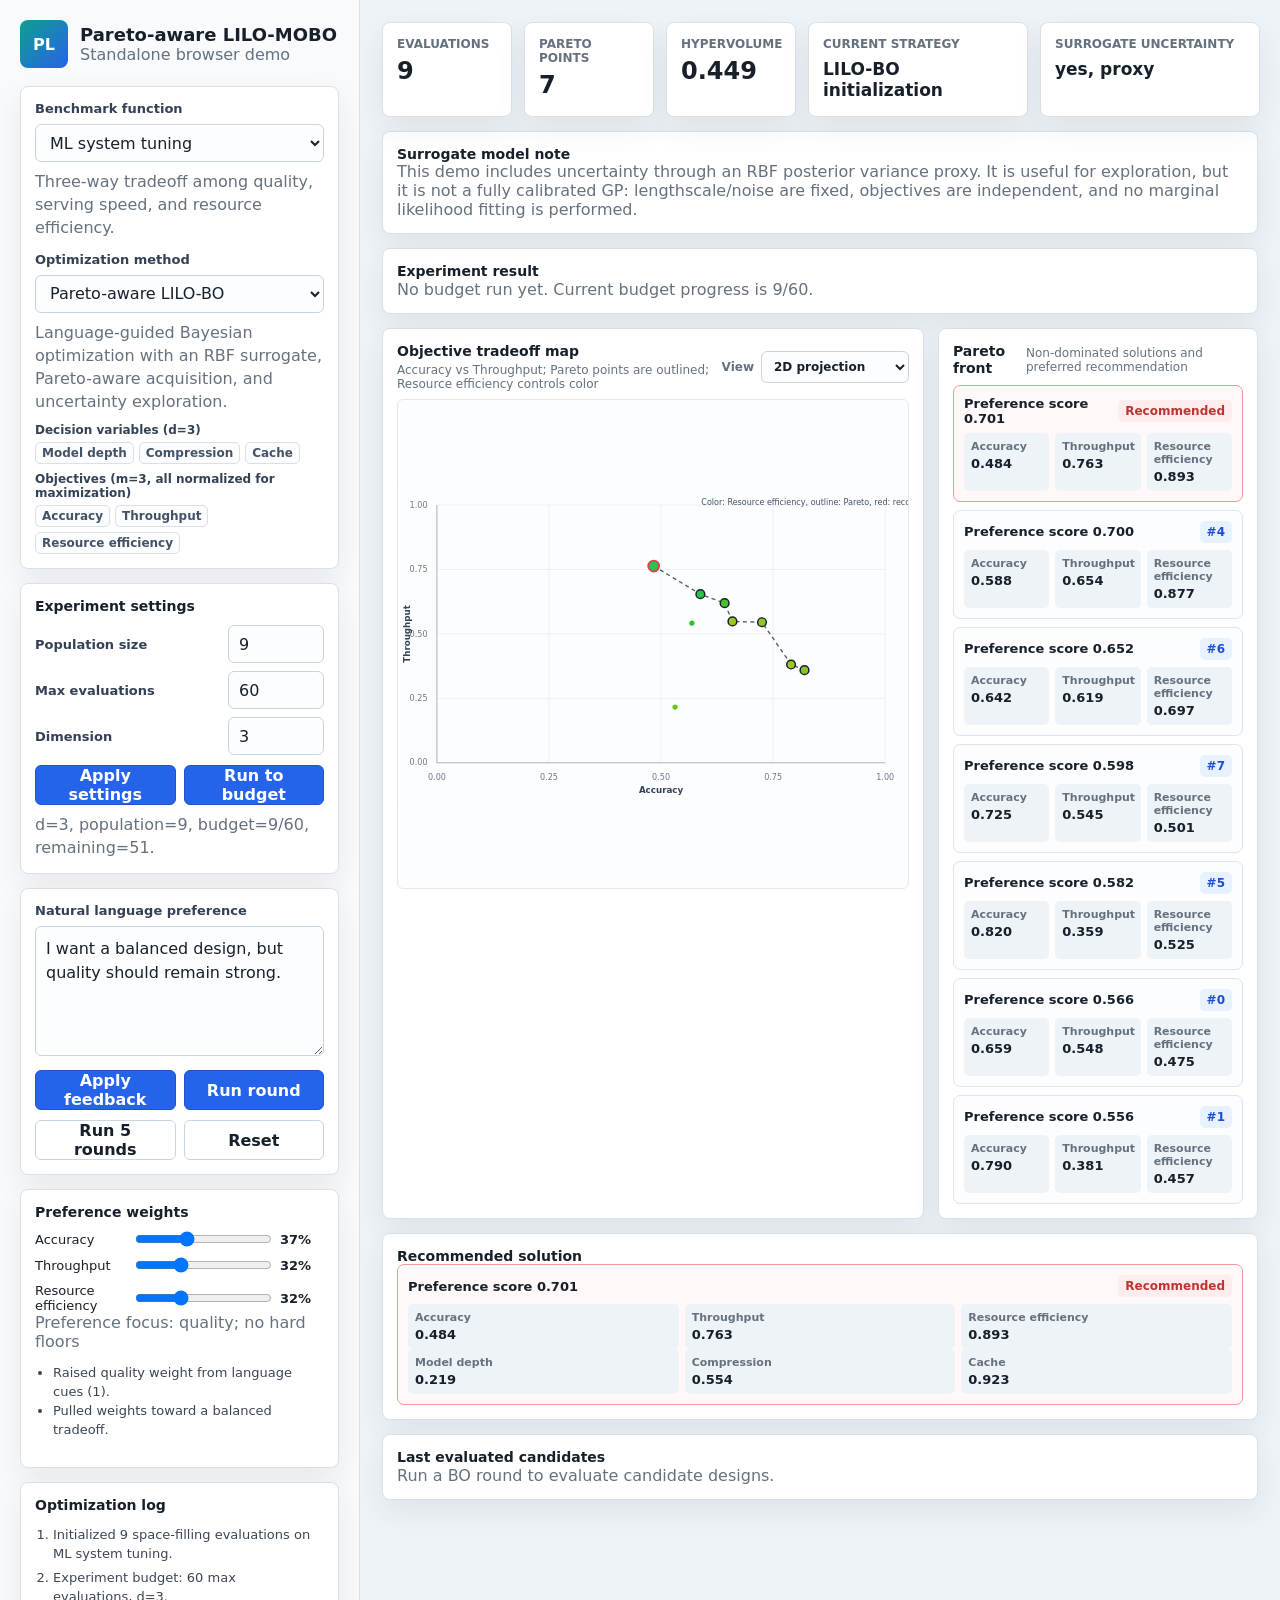
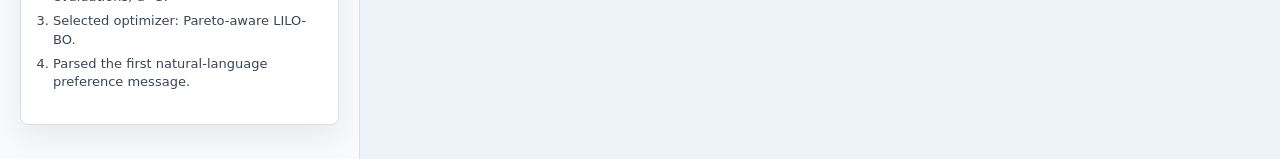
<file: standalone.html>
<!doctype html>
<html lang="en">
  <head>
    <meta charset="utf-8" />
    <meta name="viewport" content="width=device-width, initial-scale=1" />
    <title>Pareto-aware LILO-MOBO Standalone Demo</title>
    <link rel="stylesheet" href="static/styles.css" />
  </head>
  <body>
    <main class="shell">
      <aside class="sidebar">
        <div class="brand">
          <div class="mark">PL</div>
          <div>
            <h1>Pareto-aware LILO-MOBO</h1>
            <p>Standalone browser demo</p>
          </div>
        </div>

        <section class="panel">
          <label for="benchmarkSelect">Benchmark function</label>
          <select id="benchmarkSelect"></select>
          <p id="benchmarkSummary" class="summary benchmark-summary"></p>
          <label class="stacked-label" for="optimizerSelect">Optimization method</label>
          <select id="optimizerSelect"></select>
          <p id="optimizerSummary" class="summary benchmark-summary"></p>
          <div id="problemDefinition" class="definition-list"></div>
        </section>

        <section class="panel">
          <h2>Experiment settings</h2>
          <div class="settings-grid">
            <label for="populationSize">Population size</label>
            <input id="populationSize" type="number" min="1" max="200" step="1" />
            <label for="maxEvaluations">Max evaluations</label>
            <input id="maxEvaluations" type="number" min="1" max="5000" step="1" />
            <label for="dimensionInput">Dimension</label>
            <input id="dimensionInput" type="number" min="1" max="200" step="1" />
          </div>
          <div class="actions">
            <button id="applySettings" type="button">Apply settings</button>
            <button id="runBudget" type="button">Run to budget</button>
          </div>
          <p id="settingsSummary" class="summary benchmark-summary"></p>
        </section>

        <section class="panel">
          <label for="feedback">Natural language preference</label>
          <textarea id="feedback" spellcheck="false"></textarea>
          <div class="actions">
            <button id="applyFeedback" type="button">Apply feedback</button>
            <button id="step" type="button">Run round</button>
          </div>
          <div class="actions compact">
            <button id="auto" type="button">Run 5 rounds</button>
            <button id="reset" type="button">Reset</button>
          </div>
        </section>

        <section class="panel">
          <h2>Preference weights</h2>
          <div id="weights" class="weights"></div>
          <p id="preferenceSummary" class="summary"></p>
          <ul id="notes" class="notes"></ul>
        </section>

        <section class="panel">
          <h2>Optimization log</h2>
          <ol id="events" class="events"></ol>
        </section>
      </aside>

      <section class="workspace">
        <div class="metrics">
          <div class="metric">
            <span>Evaluations</span>
            <strong id="nEvaluations">0</strong>
          </div>
          <div class="metric">
            <span>Pareto points</span>
            <strong id="paretoCount">0</strong>
          </div>
          <div class="metric">
            <span>Hypervolume</span>
            <strong id="hypervolume">0.000</strong>
          </div>
          <div class="metric wide">
            <span>Current strategy</span>
            <strong id="strategy">initial</strong>
          </div>
          <div class="metric wide">
            <span>Surrogate uncertainty</span>
            <strong id="uncertainty">proxy</strong>
          </div>
        </div>

        <section class="panel model-panel">
          <h2>Surrogate model note</h2>
          <p id="surrogateNote" class="summary"></p>
        </section>

        <section class="panel model-panel">
          <h2>Experiment result</h2>
          <p id="experimentResult" class="summary"></p>
        </section>

        <section class="viz-grid">
          <div class="chart-panel">
            <div class="chart-head">
              <div class="chart-title">
                <h2>Objective tradeoff map</h2>
                <span id="chartSubtitle">Objective 1 vs Objective 2</span>
              </div>
              <label class="view-control" for="objectiveView">
                <span>View</span>
                <select id="objectiveView">
                  <option value="2d">2D projection</option>
                  <option value="3d">3D objectives</option>
                </select>
              </label>
            </div>
            <svg id="scatter" viewBox="0 0 760 470" role="img" aria-label="Pareto scatter plot"></svg>
          </div>
          <div class="chart-panel">
            <div class="chart-head">
              <h2>Pareto front</h2>
              <span>Non-dominated solutions and preferred recommendation</span>
            </div>
            <div id="paretoList" class="pareto-list"></div>
          </div>
        </section>

        <section class="bottom-grid">
          <div class="panel flush">
            <h2>Recommended solution</h2>
            <div id="recommendation" class="recommendation"></div>
          </div>
          <div class="panel flush">
            <h2>Last evaluated candidates</h2>
            <div id="candidates" class="candidate-list"></div>
          </div>
        </section>
      </section>
    </main>

    <script src="static/benchmarks/registry.js"></script>
    <script src="static/benchmarks/synthetic.js"></script>
    <script src="static/benchmarks/zdt.js"></script>
    <script src="static/benchmarks/dtlz.js"></script>
    <script src="static/standalone.js"></script>
    <script src="static/methods/registry.js"></script>
    <script src="static/methods/lilo-bo.js"></script>
    <script src="static/methods/nsga2.js"></script>
    <script src="static/methods/moead.js"></script>
    <script src="static/boot.js"></script>
  </body>
</html>
</file>
<file: static/styles.css>
:root {
  color-scheme: light;
  --ink: #17202a;
  --muted: #65717e;
  --line: #d9e0e8;
  --panel: #ffffff;
  --bg: #eef3f7;
  --blue: #2563eb;
  --teal: #0f9f8f;
  --green: #2f8a4c;
  --red: #d14b4b;
  --yellow: #f2b84b;
  --shadow: 0 12px 30px rgba(35, 48, 68, 0.08);
}

* {
  box-sizing: border-box;
}

body {
  margin: 0;
  background: var(--bg);
  color: var(--ink);
  font-family:
    Inter, ui-sans-serif, system-ui, -apple-system, BlinkMacSystemFont, "Segoe UI",
    sans-serif;
}

button,
textarea,
select,
input {
  font: inherit;
}

button {
  border: 1px solid #1f55c8;
  background: var(--blue);
  color: white;
  min-height: 38px;
  border-radius: 6px;
  padding: 0 14px;
  cursor: pointer;
  font-weight: 700;
  transition:
    transform 120ms ease,
    box-shadow 120ms ease,
    background 120ms ease;
}

button:hover {
  background: #1d4ed8;
  box-shadow: 0 8px 16px rgba(37, 99, 235, 0.18);
}

button:active {
  transform: translateY(1px);
}

button.secondary,
.compact button {
  border-color: #cad4df;
  background: white;
  color: var(--ink);
}

.shell {
  display: grid;
  grid-template-columns: 360px minmax(0, 1fr);
  min-height: 100vh;
}

.sidebar {
  border-right: 1px solid var(--line);
  background: #f8fafc;
  padding: 20px;
  overflow: auto;
}

.workspace {
  padding: 22px;
  overflow: auto;
}

.workspace-tabs {
  display: inline-grid;
  grid-template-columns: repeat(4, minmax(118px, 1fr));
  gap: 4px;
  border: 1px solid var(--line);
  border-radius: 8px;
  background: #f8fafc;
  padding: 4px;
  margin-bottom: 14px;
}

.tab-button {
  border-color: transparent;
  background: transparent;
  color: #445267;
  min-height: 34px;
  box-shadow: none;
}

.tab-button:hover {
  background: #eef4fb;
  box-shadow: none;
}

.tab-button.active {
  border-color: #1f55c8;
  background: var(--blue);
  color: white;
}

.workspace-view {
  display: none;
}

.workspace-view.active {
  display: block;
}

.brand {
  display: grid;
  grid-template-columns: 48px 1fr;
  gap: 12px;
  align-items: center;
  margin-bottom: 18px;
}

.mark {
  display: grid;
  place-items: center;
  width: 48px;
  height: 48px;
  border-radius: 8px;
  background: linear-gradient(135deg, #0f9f8f, #2563eb);
  color: white;
  font-weight: 900;
}

h1,
h2,
p {
  margin: 0;
}

h1 {
  font-size: 18px;
  letter-spacing: 0;
}

.brand p,
.chart-head span,
.metric span,
.summary {
  color: var(--muted);
}

.panel,
.chart-panel,
.metric {
  border: 1px solid var(--line);
  background: var(--panel);
  border-radius: 8px;
  box-shadow: var(--shadow);
}

.panel {
  padding: 14px;
  margin-bottom: 14px;
}

.import-panel {
  padding: 0;
  overflow: hidden;
}

.utility-panel {
  padding: 0;
  overflow: hidden;
}

.import-toggle {
  display: grid;
  grid-template-columns: minmax(0, 1fr) auto;
  gap: 10px;
  align-items: center;
  padding: 13px 14px;
  cursor: pointer;
  list-style: none;
}

.import-toggle::-webkit-details-marker {
  display: none;
}

.import-toggle strong {
  display: block;
  color: var(--ink);
  font-size: 14px;
  line-height: 1.2;
}

.import-toggle small {
  display: block;
  margin-top: 4px;
  color: var(--muted);
  font-size: 12px;
  font-weight: 700;
  line-height: 1.25;
}

.toggle-state {
  border: 1px solid #cad4df;
  border-radius: 5px;
  background: #fbfdff;
  color: #1d4ed8;
  padding: 5px 8px;
  font-size: 12px;
  font-weight: 800;
}

.import-panel[open] .closed-label,
.utility-panel[open] .closed-label,
.utility-panel:not([open]) .open-label,
.import-panel:not([open]) .open-label {
  display: none;
}

.import-panel[open] .import-toggle,
.utility-panel[open] .import-toggle {
  border-bottom: 1px solid var(--line);
}

.import-body {
  padding: 0 14px 14px;
}

.panel.flush {
  margin-bottom: 0;
}

.panel h2,
.chart-head h2 {
  font-size: 14px;
  line-height: 1.2;
}

label {
  display: block;
  color: #334155;
  font-size: 13px;
  font-weight: 800;
  margin-bottom: 8px;
}

.stacked-label {
  margin-top: 12px;
}

textarea {
  width: 100%;
  min-height: 130px;
  resize: vertical;
  border: 1px solid #cad4df;
  border-radius: 6px;
  padding: 10px;
  color: var(--ink);
  background: #fbfdff;
  line-height: 1.45;
}

.code-editor {
  min-height: 260px;
  margin-top: 10px;
  font-family: "Cascadia Mono", "Consolas", monospace;
  font-size: 12px;
  line-height: 1.45;
  white-space: pre;
  overflow: auto;
}

select,
input[type="number"],
input[type="text"] {
  width: 100%;
  min-height: 38px;
  border: 1px solid #cad4df;
  border-radius: 6px;
  padding: 0 10px;
  color: var(--ink);
  background: #fbfdff;
}

input[type="file"] {
  width: 100%;
  min-height: 38px;
  border: 1px solid #cad4df;
  border-radius: 6px;
  padding: 7px;
  background: #fbfdff;
  color: var(--ink);
}

input[type="search"] {
  width: 100%;
  min-height: 34px;
  border: 1px solid #cad4df;
  border-radius: 6px;
  padding: 0 10px;
  color: var(--ink);
  background: #fbfdff;
}

.select-filter {
  margin-bottom: 8px;
}

.full-button {
  width: 100%;
  margin-top: 8px;
}

.doc-links {
  display: flex;
  flex-wrap: wrap;
  gap: 8px;
  margin-top: 10px;
}

.doc-links a {
  border: 1px solid #cad4df;
  border-radius: 5px;
  background: #fbfdff;
  color: #1d4ed8;
  padding: 5px 8px;
  font-size: 12px;
  font-weight: 800;
  text-decoration: none;
}

.platform-stats {
  display: grid;
  grid-template-columns: 1fr;
  gap: 8px;
  margin-top: 10px;
}

.platform-stats div {
  border: 1px solid #dce4ee;
  border-radius: 6px;
  background: #fbfdff;
  padding: 8px;
}

.platform-stats span {
  display: block;
  color: var(--muted);
  font-size: 11px;
  font-weight: 800;
  text-transform: uppercase;
}

.platform-stats strong {
  display: block;
  margin-top: 4px;
  color: var(--ink);
  font-size: 13px;
  line-height: 1.25;
}

.module-health {
  border: 1px solid #dce4ee;
  border-radius: 6px;
  background: #fbfdff;
  color: #334155;
  margin-top: 10px;
  padding: 8px;
  font-size: 12px;
  font-weight: 700;
  line-height: 1.4;
}

.module-health.ok {
  border-color: #c8e4d5;
  background: #f3fbf6;
  color: #256f45;
}

.module-health.warn {
  border-color: #f0d096;
  background: #fff9ea;
  color: #805c17;
}

.preset-tools,
.config-tools,
.history-tools {
  border-top: 1px solid #e4e9f0;
  margin-top: 12px;
  padding-top: 12px;
}

.preset-tools > strong,
.config-tools > strong,
.history-head strong {
  display: block;
  color: #334155;
  font-size: 12px;
  font-weight: 900;
  margin-bottom: 8px;
  text-transform: uppercase;
}

.preset-grid {
  display: grid;
  grid-template-columns: 1fr 1fr;
  gap: 8px;
}

.preset-grid button,
.tiny-button {
  min-height: 32px;
  padding: 0 10px;
  font-size: 12px;
}

.config-preview {
  max-height: 168px;
  overflow: auto;
  border: 1px solid #dce4ee;
  border-radius: 6px;
  background: #111827;
  color: #dbeafe;
  margin: 0;
  padding: 9px;
  font-family: "Cascadia Mono", "Consolas", monospace;
  font-size: 11px;
  line-height: 1.45;
  white-space: pre-wrap;
  overflow-wrap: anywhere;
}

.utility-actions.two-column {
  grid-template-columns: 1fr 1fr;
}

.history-head {
  display: flex;
  align-items: center;
  justify-content: space-between;
  gap: 8px;
  margin-bottom: 8px;
}

.history-head strong {
  margin-bottom: 0;
}

.run-history-list {
  display: grid;
  gap: 7px;
  max-height: 220px;
  overflow: auto;
  padding-right: 2px;
}

.history-item {
  border: 1px solid #dce4ee;
  border-radius: 6px;
  background: #fbfdff;
  padding: 8px;
  min-width: 0;
}

.history-item strong {
  display: block;
  color: var(--ink);
  font-size: 12px;
  line-height: 1.3;
  overflow-wrap: anywhere;
}

.history-item span {
  display: block;
  margin-top: 4px;
  color: var(--muted);
  font-size: 11px;
  font-weight: 700;
  line-height: 1.35;
}

.utility-actions,
.quick-jump {
  display: grid;
  gap: 8px;
  margin-top: 10px;
}

.utility-actions {
  grid-template-columns: 1fr;
}

.quick-jump {
  grid-template-columns: 1fr 1fr;
}

.utility-actions a,
.quick-jump button {
  display: grid;
  place-items: center;
  min-height: 34px;
  border: 1px solid #cad4df;
  border-radius: 6px;
  background: #fbfdff;
  color: #1d4ed8;
  padding: 0 10px;
  font-size: 12px;
  font-weight: 800;
  text-align: center;
  text-decoration: none;
}

select[multiple] {
  min-height: 126px;
  padding: 7px;
}

select[multiple] option {
  padding: 5px 7px;
  border-radius: 4px;
}

.settings-grid {
  display: grid;
  grid-template-columns: 1fr 96px;
  gap: 8px 10px;
  align-items: center;
  margin-top: 10px;
}

.settings-grid label {
  margin: 0;
}

.benchmark-summary {
  margin-top: 8px;
  line-height: 1.45;
}

.definition-list {
  display: grid;
  gap: 8px;
  margin-top: 10px;
}

.definition-row {
  display: grid;
  gap: 5px;
}

.definition-row strong {
  color: #344255;
  font-size: 12px;
}

.chips {
  display: flex;
  flex-wrap: wrap;
  gap: 5px;
}

.chip {
  border: 1px solid #d9e0e8;
  border-radius: 5px;
  background: #fbfdff;
  color: #445267;
  padding: 3px 6px;
  font-size: 12px;
  font-weight: 700;
}

.actions {
  display: grid;
  grid-template-columns: 1fr 1fr;
  gap: 8px;
  margin-top: 10px;
}

.single-control-board {
  display: grid;
  grid-template-columns: minmax(300px, 1.05fr) minmax(300px, 0.95fr) minmax(270px, 0.8fr);
  gap: 14px;
  align-items: start;
  margin-bottom: 14px;
}

.so-control-board {
  grid-template-columns: minmax(300px, 1fr) minmax(300px, 0.9fr) minmax(270px, 0.8fr);
}

.mo-control-board {
  grid-template-columns: minmax(300px, 1fr) minmax(300px, 0.9fr) minmax(330px, 1fr);
}

.single-control-board .panel {
  margin-bottom: 0;
}

.setup-card {
  min-height: 100%;
}

.control-stack {
  display: grid;
  gap: 14px;
}

.log-panel {
  min-height: 206px;
  min-width: 0;
}

.so-best-panel {
  min-height: 206px;
}

.so-best-meta {
  display: grid;
  grid-template-columns: minmax(86px, 0.75fr) minmax(0, 1.25fr);
  gap: 8px;
  margin: 10px 0 8px;
}

.so-best-meta div {
  border: 1px solid #dce4ee;
  border-radius: 6px;
  background: #fbfdff;
  padding: 8px;
}

.so-best-meta span {
  display: block;
  color: var(--muted);
  font-size: 11px;
  font-weight: 800;
  text-transform: uppercase;
}

.so-best-meta strong {
  display: block;
  margin-top: 4px;
  font-size: 13px;
  line-height: 1.25;
}

.mo-status-panel {
  min-height: 260px;
}

.mo-status-grid {
  display: grid;
  grid-template-columns: repeat(2, minmax(0, 1fr));
  gap: 8px;
  margin: 10px 0 10px;
}

.status-item {
  border: 1px solid #dce4ee;
  border-radius: 6px;
  background: #fbfdff;
  padding: 8px;
  min-width: 0;
}

.status-item.wide {
  grid-column: 1 / -1;
}

.status-item span,
.status-item label {
  display: block;
  color: var(--muted);
  font-size: 11px;
  font-weight: 800;
  margin: 0;
  text-transform: uppercase;
}

.status-item strong {
  display: block;
  margin-top: 5px;
  font-size: 16px;
  line-height: 1.2;
}

.status-item.metric-select strong {
  font-size: 18px;
}

.status-item.metric-select span:last-child {
  margin-top: 4px;
  text-transform: none;
}

.preference-grid {
  display: grid;
  grid-template-columns: minmax(300px, 0.95fr) minmax(360px, 1.05fr);
  gap: 14px;
  margin-bottom: 14px;
}

.preference-grid .panel {
  margin-bottom: 0;
}

.preference-grid textarea {
  min-height: 126px;
}

.sidebar .code-editor {
  min-height: 260px;
}

.note-grid {
  display: grid;
  grid-template-columns: minmax(0, 1fr) minmax(0, 1fr);
  gap: 14px;
  margin-bottom: 14px;
}

.metrics {
  display: grid;
  grid-template-columns: repeat(3, minmax(130px, 1fr)) repeat(2, minmax(220px, 1.25fr));
  gap: 12px;
  margin-bottom: 14px;
}

.so-metrics {
  grid-template-columns: minmax(130px, 0.8fr) minmax(170px, 1fr) minmax(260px, 1.5fr);
}

.metric {
  padding: 14px;
  min-height: 82px;
}

.metric span {
  display: block;
  font-size: 12px;
  font-weight: 800;
  text-transform: uppercase;
}

.metric strong {
  display: block;
  margin-top: 8px;
  font-size: 24px;
  line-height: 1;
}

.metric.wide strong {
  font-size: 17px;
  line-height: 1.25;
}

.metric-select label {
  color: var(--muted);
  font-size: 12px;
  font-weight: 800;
  margin: 0 0 6px;
  text-transform: uppercase;
}

.metric-select select {
  min-height: 30px;
  padding: 0 8px;
}

.metric-select strong {
  margin-top: 8px;
}

.metric-select span:last-child {
  margin-top: 4px;
  text-transform: none;
}

.viz-grid {
  display: grid;
  grid-template-columns: minmax(480px, 1.4fr) minmax(320px, 0.8fr);
  gap: 14px;
  align-items: stretch;
}

.chart-panel {
  padding: 14px;
  min-height: 560px;
}

.chart-head {
  display: flex;
  align-items: center;
  justify-content: space-between;
  gap: 12px;
  margin-bottom: 8px;
}

.so-search-head {
  display: grid;
  grid-template-columns: minmax(0, 1fr) 210px 118px 104px 144px;
  align-items: start;
  gap: 10px;
  min-height: 44px;
}

.so-search-head > * {
  min-width: 0;
}

.chart-actions {
  display: flex;
  gap: 6px;
  flex-wrap: wrap;
}

.chart-actions button {
  min-height: 32px;
  padding: 0 10px;
}

.chart-title {
  display: grid;
  gap: 3px;
  min-width: 0;
}

.so-search-head .chart-title {
  overflow: hidden;
  grid-template-rows: auto 16px;
}

.so-search-head .chart-title h2,
.so-search-head .chart-title span {
  min-width: 0;
  overflow: hidden;
  text-overflow: ellipsis;
  white-space: nowrap;
}

.so-search-head .chart-title span {
  display: block;
  min-height: 16px;
  line-height: 1.3;
}

.chart-head span {
  font-size: 12px;
}

.view-control {
  display: grid;
  grid-template-columns: auto minmax(148px, 1fr);
  gap: 7px;
  align-items: center;
  margin: 0;
  font-size: 12px;
}

.view-control select {
  min-height: 32px;
  padding: 0 8px;
}

.so-search-head .view-control {
  width: 210px;
  grid-template-columns: 42px minmax(0, 1fr);
  align-self: start;
}

.toggle-control {
  display: inline-flex;
  align-items: center;
  gap: 6px;
  min-height: 32px;
  margin: 0;
  padding: 0 8px;
  border: 1px solid #cad4df;
  border-radius: 6px;
  background: #fbfdff;
  color: #334155;
  font-size: 12px;
  font-weight: 800;
  white-space: nowrap;
}

.toggle-control input {
  width: auto;
  min-height: auto;
  margin: 0;
}

.so-search-head .toggle-control {
  width: 118px;
  justify-content: center;
  align-self: start;
}

.so-search-head .history-toggle {
  width: 104px;
}

.so-search-head .chart-actions {
  width: 144px;
  display: grid;
  grid-template-columns: repeat(3, 44px);
  gap: 6px;
  flex-wrap: nowrap;
  align-self: start;
}

.so-search-head .chart-actions button {
  width: 44px;
  min-width: 44px;
  padding: 0;
}

#scatter,
#soSearch,
#soConvergence {
  width: 100%;
  height: min(61vh, 490px);
  display: block;
  border: 1px solid #e4e9f0;
  border-radius: 6px;
  background: #fbfdff;
  touch-action: none;
  cursor: grab;
}

#scatter:active,
#soSearch:active,
#soConvergence:active {
  cursor: grabbing;
}

.axis {
  stroke: #8c98a8;
  stroke-width: 1;
}

.grid {
  stroke: #e6ebf1;
  stroke-width: 1;
}

.tick-label {
  fill: #6b7788;
  font-size: 12px;
}

.axis-label {
  fill: #344255;
  font-size: 13px;
  font-weight: 800;
}

.point {
  stroke: white;
  stroke-width: 1.5;
}

.point.pareto {
  stroke: #152033;
  stroke-width: 2.2;
}

.point.recommended {
  stroke: var(--red);
  stroke-width: 3;
}

.point.recent {
  stroke: #17202a;
  stroke-width: 1.8;
}

.point.faint {
  fill: #0f9f8f;
  opacity: 0.38;
  stroke: none;
}

.front-line {
  fill: none;
  stroke: #152033;
  stroke-width: 2;
  stroke-dasharray: 6 5;
  opacity: 0.72;
}

.search-line {
  fill: none;
  stroke: #2563eb;
  stroke-width: 2;
  opacity: 0.72;
}

.landscape-curve {
  fill: none;
  stroke: #0f766e;
  stroke-width: 2.8;
  opacity: 0.86;
}

.landscape-cell {
  opacity: 0.34;
  stroke: none;
}

.landscape-mesh {
  fill: none;
  stroke: #0f766e;
  stroke-width: 1.15;
  opacity: 0.38;
}

.legend {
  fill: #445267;
  font-size: 12px;
}

.axis-3d {
  stroke: #708198;
  stroke-width: 1.4;
}

.axis-3d.soft {
  stroke: #c5ced9;
  stroke-width: 1;
}

.convergence-line {
  fill: none;
  stroke: #2563eb;
  stroke-width: 2.4;
}

.weights {
  display: grid;
  gap: 10px;
  margin-top: 10px;
}

.weight-row {
  display: grid;
  grid-template-columns: 92px 1fr 44px;
  gap: 8px;
  align-items: center;
  font-size: 13px;
}

.weight-slider {
  width: 100%;
  margin: 0;
  cursor: pointer;
}

.bar {
  height: 9px;
  border-radius: 99px;
  background: #e7edf4;
  overflow: hidden;
}

.fill {
  height: 100%;
  border-radius: 99px;
}

.notes,
.events {
  padding-left: 18px;
  color: #3b4655;
  font-size: 13px;
  line-height: 1.45;
}

.events {
  max-height: 320px;
  overflow: auto;
  padding-right: 8px;
  overflow-wrap: anywhere;
  word-break: break-word;
}

.events li {
  margin-bottom: 5px;
  min-width: 0;
}

.pareto-list,
.candidate-list,
.recommendation {
  display: grid;
  gap: 8px;
}

.solution {
  border: 1px solid #dce4ee;
  border-radius: 7px;
  padding: 10px;
  background: #fbfdff;
  min-width: 0;
}

.solution.recommended {
  border-color: #ef9a9a;
  background: #fff8f8;
}

.solution-head {
  display: flex;
  justify-content: space-between;
  align-items: center;
  gap: 8px;
  margin-bottom: 7px;
}

.solution-section-title {
  color: #344255;
  font-size: 12px;
  font-weight: 900;
  margin-bottom: 8px;
}

.solution-head strong {
  font-size: 13px;
  min-width: 0;
  overflow-wrap: anywhere;
}

.badge {
  display: inline-flex;
  align-items: center;
  min-height: 22px;
  border-radius: 5px;
  background: #e8f2ff;
  color: #1d4ed8;
  padding: 0 7px;
  font-size: 12px;
  font-weight: 800;
}

.badge.hot {
  background: #ffecec;
  color: #be3434;
}

.triple {
  display: grid;
  grid-template-columns: repeat(auto-fit, minmax(82px, 1fr));
  gap: 6px;
  min-width: 0;
}

.mini {
  border-radius: 5px;
  background: #eef3f7;
  padding: 7px;
  min-width: 0;
}

.mini span {
  display: block;
  color: var(--muted);
  font-size: 11px;
  font-weight: 800;
}

.mini strong {
  display: block;
  margin-top: 3px;
  font-size: 13px;
  overflow-wrap: anywhere;
}

.bottom-grid {
  display: grid;
  grid-template-columns: minmax(360px, 0.95fr) minmax(520px, 1.25fr);
  gap: 14px;
  margin-top: 14px;
  align-items: start;
}

.bottom-grid > .panel {
  min-width: 0;
}

.experiment-panel {
  margin-top: 0;
  border-color: #b9cbe1;
  box-shadow: 0 14px 34px rgba(35, 48, 68, 0.11);
}

.experiment-form {
  display: grid;
  grid-template-columns: minmax(220px, 1.2fr) minmax(220px, 1fr) repeat(5, minmax(96px, 0.55fr));
  gap: 8px 10px;
  align-items: stretch;
}

.single-objective-experiment-form {
  grid-template-columns: minmax(220px, 1.15fr) minmax(220px, 1.15fr) repeat(5, minmax(96px, 0.55fr));
}

.exp-field {
  display: grid;
  gap: 6px;
  align-content: start;
}

.exp-field label {
  margin: 0;
}

.exp-field.wide select {
  height: 154px;
}

.selection-tools {
  display: flex;
  flex-wrap: wrap;
  gap: 6px;
  margin-top: 6px;
}

.selection-tools button {
  min-height: 28px;
  padding: 0 8px;
  font-size: 11px;
}

.experiment-scale {
  border: 1px solid #dce4ee;
  border-radius: 6px;
  background: #fbfdff;
  color: #334155;
  margin-top: 10px;
  padding: 8px 10px;
  font-size: 12px;
  font-weight: 800;
  line-height: 1.4;
}

.experiment-scale.warn {
  border-color: #f0d096;
  background: #fff9ea;
  color: #805c17;
}

.experiment-scale.error {
  border-color: #efb4b4;
  background: #fff4f4;
  color: #a93232;
}

.experiment-actions {
  display: grid;
  grid-template-columns: repeat(auto-fit, minmax(140px, 1fr));
  gap: 8px;
  grid-column: 1 / -1;
  margin-top: 2px;
}

button:disabled {
  cursor: not-allowed;
  opacity: 0.55;
  box-shadow: none;
}

.table-wrap {
  margin-top: 12px;
  overflow: auto;
}

.table-wrap h3 {
  margin: 0 0 7px;
  color: #334155;
  font-size: 13px;
}

table {
  width: 100%;
  min-width: 780px;
  border-collapse: collapse;
  font-size: 12px;
}

th,
td {
  border-bottom: 1px solid #e2e8f0;
  padding: 8px;
  text-align: left;
  white-space: nowrap;
}

th {
  background: #f1f5f9;
  color: #344255;
  font-size: 11px;
  text-transform: uppercase;
}

.compact-table table {
  min-width: 900px;
}

.paper-table table {
  min-width: 980px;
  font-size: 11px;
}

.paper-table th,
.paper-table td {
  text-align: center;
}

.paper-table th:first-child,
.paper-table td:first-child {
  text-align: left;
}

.paper-table .stats-footer td {
  border-top: 2px solid #94a3b8;
  background: #f8fafc;
  font-weight: 800;
}

@media (max-width: 1050px) {
  .shell {
    grid-template-columns: 1fr;
  }

  .sidebar {
    border-right: 0;
    border-bottom: 1px solid var(--line);
  }

  .metrics,
  .single-control-board,
  .note-grid,
  .viz-grid,
  .bottom-grid {
    grid-template-columns: 1fr;
  }

  .experiment-form {
    grid-template-columns: repeat(2, minmax(180px, 1fr));
  }

  .workspace-tabs {
    display: grid;
    grid-template-columns: repeat(2, minmax(150px, 1fr));
  }
}

@media (max-width: 1500px) {
  .bottom-grid {
    grid-template-columns: 1fr;
  }

  .events {
    max-height: 260px;
  }
}

@media (max-width: 560px) {
  .workspace,
  .sidebar {
    padding: 14px;
  }

  .actions,
  .triple,
  .experiment-form,
  .experiment-actions {
    grid-template-columns: 1fr;
  }

  .chart-head {
    align-items: stretch;
    flex-direction: column;
  }

  .so-search-head {
    grid-template-columns: 1fr;
  }

  .so-search-head .view-control,
  .so-search-head .toggle-control,
  .so-search-head .chart-actions {
    width: 100%;
  }

  .so-search-head .view-control {
    grid-template-columns: 1fr;
  }

  .so-search-head .chart-actions {
    grid-template-columns: repeat(2, minmax(44px, 1fr));
  }

  .so-search-head .chart-actions button {
    width: 100%;
  }

  .view-control {
    grid-template-columns: 1fr;
  }

  .workspace-tabs {
    grid-template-columns: 1fr;
  }
}
</file>
